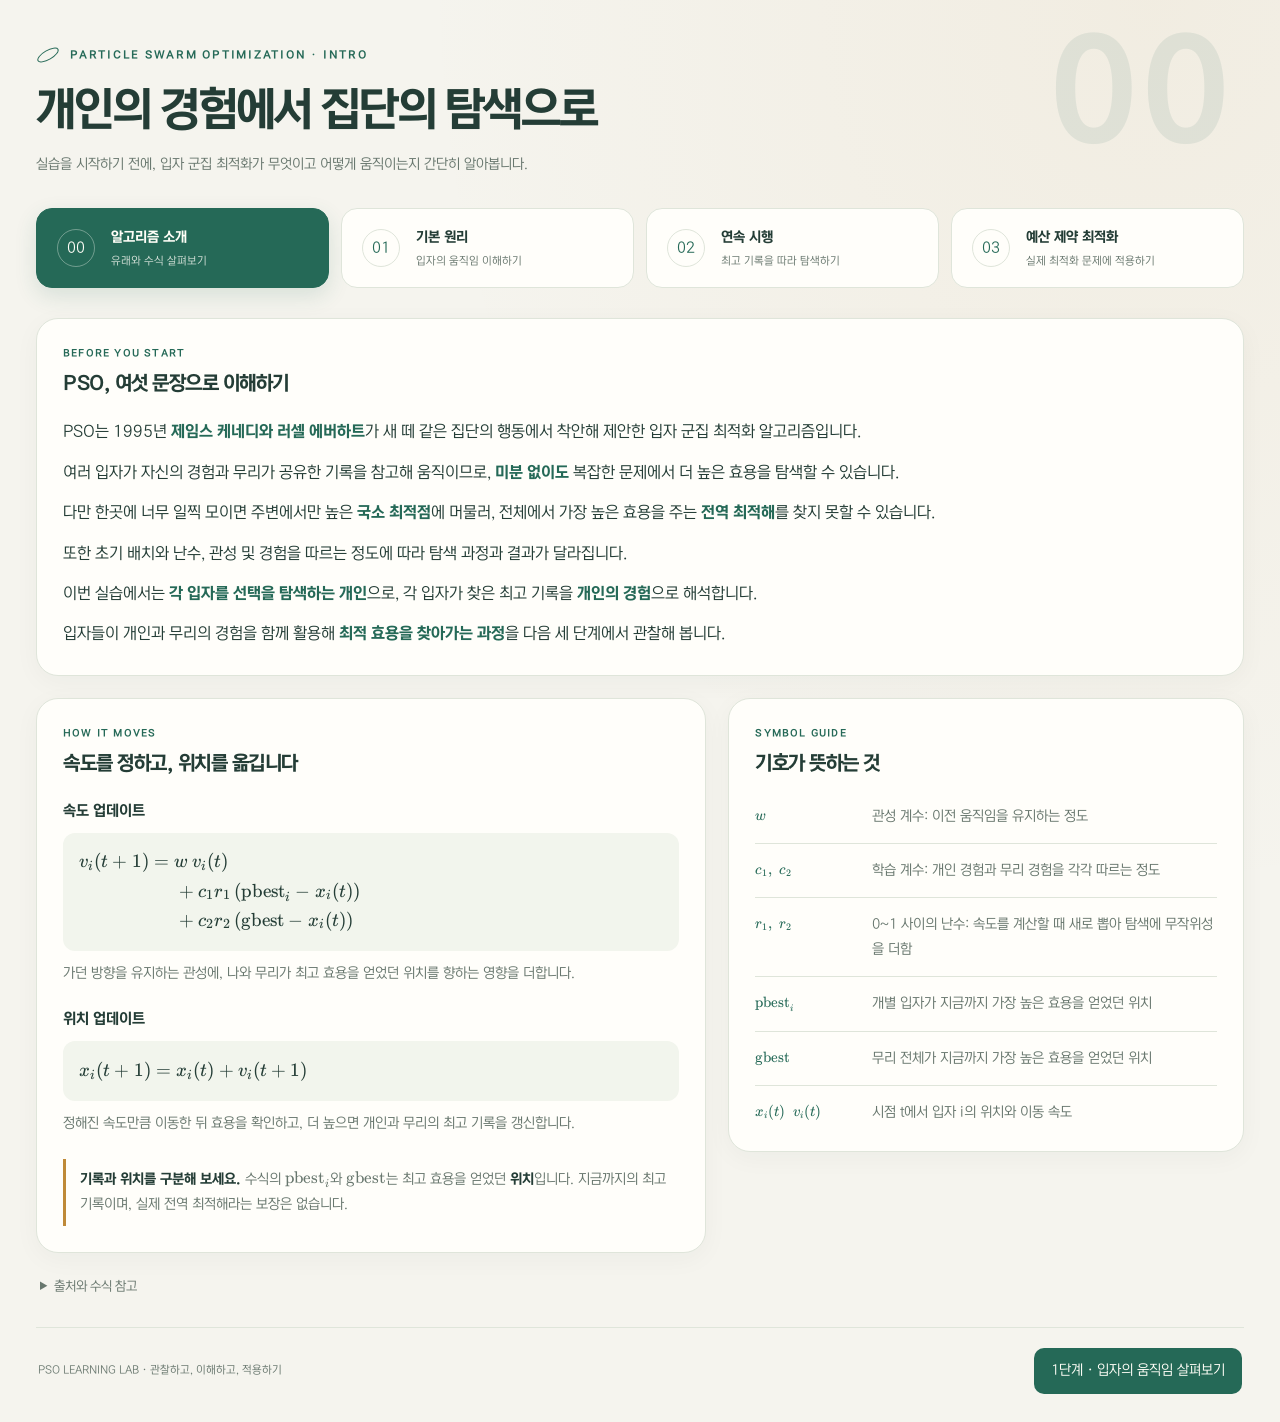
<file: index.html>
<!DOCTYPE html>
<html lang="ko">
<head>
<meta charset="utf-8">
<meta name="viewport" content="width=device-width, initial-scale=1">
<meta name="theme-color" content="#f5f4ee">
<title>PSO 소개 · 개인의 경험에서 집단의 탐색으로</title>
<meta name="description" content="PSO의 유래와 의의, 국소 최적점의 한계와 속도·위치 갱신식을 살펴보고 최적 효용 탐색을 실습합니다.">
<link rel="stylesheet" href="style.css">
<link rel="preload" href="fonts/NEXON-Lv2-Gothic-Regular.otf" as="font" type="font/otf" crossorigin>
<link rel="stylesheet" href="lib/katex/katex.min.css">
<link rel="stylesheet" href="stages.css">
<script defer src="lib/katex/katex.min.js"></script>
<script defer src="intro-math.js"></script>
</head>
<body class="intro-page">
<div class="stage1-wrap">
  <header class="stage1-header" data-stage="00">
    <div class="eyebrow">PARTICLE SWARM OPTIMIZATION · INTRO</div>
    <h1>개인의 경험에서 집단의 탐색으로</h1>
    <p class="lede">실습을 시작하기 전에, 입자 군집 최적화가 무엇이고 어떻게 움직이는지 간단히 알아봅니다.</p>
    <nav class="stage-nav" aria-label="학습 단계">
      <a href="index.html" aria-current="page"><span class="nav-number">00</span><span class="nav-copy">알고리즘 소개<small>유래와 수식 살펴보기</small></span></a>
      <a href="stage1.html"><span class="nav-number">01</span><span class="nav-copy">기본 원리<small>입자의 움직임 이해하기</small></span></a>
      <a href="stage2.html"><span class="nav-number">02</span><span class="nav-copy">연속 시행<small>최고 기록을 따라 탐색하기</small></span></a>
      <a href="stage3.html"><span class="nav-number">03</span><span class="nav-copy">예산 제약 최적화<small>실제 최적화 문제에 적용하기</small></span></a>
    </nav>
  </header>
  <main class="intro-content">
    <section class="s1-card intro-overview" aria-labelledby="introTitle">
      <span class="card-kicker">BEFORE YOU START</span>
      <h2 id="introTitle">PSO, 여섯 문장으로 이해하기</h2>
      <div class="intro-lines">
        <p>PSO는 1995년 <strong>제임스 케네디와 러셀 에버하트</strong>가 새 떼 같은 집단의 행동에서 착안해 제안한 입자 군집 최적화 알고리즘입니다.</p>
        <p>여러 입자가 자신의 경험과 무리가 공유한 기록을 참고해 움직이므로, <strong>미분 없이도</strong> 복잡한 문제에서 더 높은 효용을 탐색할 수 있습니다.</p>
        <p>다만 한곳에 너무 일찍 모이면 주변에서만 높은 <strong>국소 최적점</strong>에 머물러, 전체에서 가장 높은 효용을 주는 <strong>전역 최적해</strong>를 찾지 못할 수 있습니다.</p>
        <p>또한 초기 배치와 난수, 관성 및 경험을 따르는 정도에 따라 탐색 과정과 결과가 달라집니다.</p>
        <p>이번 실습에서는 <strong>각 입자를 선택을 탐색하는 개인</strong>으로, 각 입자가 찾은 최고 기록을 <strong>개인의 경험</strong>으로 해석합니다.</p>
        <p>입자들이 개인과 무리의 경험을 함께 활용해 <strong>최적 효용을 찾아가는 과정</strong>을 다음 세 단계에서 관찰해 봅니다.</p>
      </div>
    </section>
    <div class="intro-detail-grid">
      <section class="s1-card" aria-labelledby="updateTitle">
        <span class="card-kicker">HOW IT MOVES</span>
        <h2 id="updateTitle">속도를 정하고, 위치를 옮깁니다</h2>
        <div class="intro-update">
          <h3>속도 업데이트</h3>
          <div class="intro-equation" data-display-math data-latex="\begin{aligned} v_i(t+1) ={}&amp; w\,v_i(t) \\ &amp; {}+c_1 r_1 \left(\mathrm{pbest}_i-x_i(t)\right) \\ &amp; {}+c_2 r_2 \left(\mathrm{gbest}-x_i(t)\right) \end{aligned}">
            vᵢ(t + 1) = w · vᵢ(t) + c₁ · r₁ · (pbestᵢ − xᵢ(t)) + c₂ · r₂ · (gbest − xᵢ(t))
          </div>
          <p class="intro-equation-note">가던 방향을 유지하는 관성에, 나와 무리가 최고 효용을 얻었던 위치를 향하는 영향을 더합니다.</p>
        </div>
        <div class="intro-update">
          <h3>위치 업데이트</h3>
          <div class="intro-equation" data-display-math data-latex="x_i(t+1)=x_i(t)+v_i(t+1)">
            xᵢ(t + 1) = xᵢ(t) + vᵢ(t + 1)
          </div>
          <p class="intro-equation-note">정해진 속도만큼 이동한 뒤 효용을 확인하고, 더 높으면 개인과 무리의 최고 기록을 갱신합니다.</p>
        </div>
        <p class="intro-position-note"><strong>기록과 위치를 구분해 보세요.</strong> 수식의 <span data-latex="\mathrm{pbest}_i">pbestᵢ</span>와 <span data-latex="\mathrm{gbest}">gbest</span>는 최고 효용을 얻었던 <strong>위치</strong>입니다. 지금까지의 최고 기록이며, 실제 전역 최적해라는 보장은 없습니다.</p>
      </section>
      <section class="s1-card" aria-labelledby="symbolTitle">
        <span class="card-kicker">SYMBOL GUIDE</span>
        <h2 id="symbolTitle">기호가 뜻하는 것</h2>
        <dl class="intro-symbols">
          <div><dt><span data-latex="w">w</span></dt><dd>관성 계수: 이전 움직임을 유지하는 정도</dd></div>
          <div><dt><span data-latex="c_1,\ c_2">c₁, c₂</span></dt><dd>학습 계수: 개인 경험과 무리 경험을 각각 따르는 정도</dd></div>
          <div><dt><span data-latex="r_1,\ r_2">r₁, r₂</span></dt><dd>0~1 사이의 난수: 속도를 계산할 때 새로 뽑아 탐색에 무작위성을 더함</dd></div>
          <div><dt><span data-latex="\mathrm{pbest}_i">pbestᵢ</span></dt><dd>개별 입자가 지금까지 가장 높은 효용을 얻었던 위치</dd></div>
          <div><dt><span data-latex="\mathrm{gbest}">gbest</span></dt><dd>무리 전체가 지금까지 가장 높은 효용을 얻었던 위치</dd></div>
          <div><dt><span data-latex="x_i(t)">xᵢ(t)</span><span data-latex="v_i(t)">vᵢ(t)</span></dt><dd>시점 t에서 입자 i의 위치와 이동 속도</dd></div>
        </dl>
      </section>
    </div>
    <details class="intro-sources">
      <summary>출처와 수식 참고</summary>
      <p>위 식은 관성 계수 <span data-latex="w">w</span>를 포함한 PSO의 갱신식입니다. 알고리즘의 유래·갱신 규칙·특성은 아래 문헌을 참고했습니다.</p>
      <ul>
        <li><a href="https://doi.org/10.1109/ICNN.1995.488968" target="_blank" rel="noopener noreferrer">Kennedy &amp; Eberhart (1995), Particle swarm optimization</a></li>
        <li><a href="https://doi.org/10.1109/ICEC.1998.699146" target="_blank" rel="noopener noreferrer">Shi &amp; Eberhart (1998), A modified particle swarm optimizer</a></li>
        <li><a href="https://doi.org/10.1109/CEC.2001.934374" target="_blank" rel="noopener noreferrer">Eberhart &amp; Shi (2001), Developments, applications and resources</a></li>
        <li><a href="https://pmc.ncbi.nlm.nih.gov/articles/PMC1989676/" target="_blank" rel="noopener noreferrer">Schutte et al. (2004), Parallel global optimization with the particle swarm algorithm</a></li>
      </ul>
    </details>
  </main>
  <footer class="lesson-footer"><span>PSO LEARNING LAB · 관찰하고, 이해하고, 적용하기</span><a class="intro-start" href="stage1.html">1단계 · 입자의 움직임 살펴보기</a></footer>
</div>
</body>
</html>
</file>
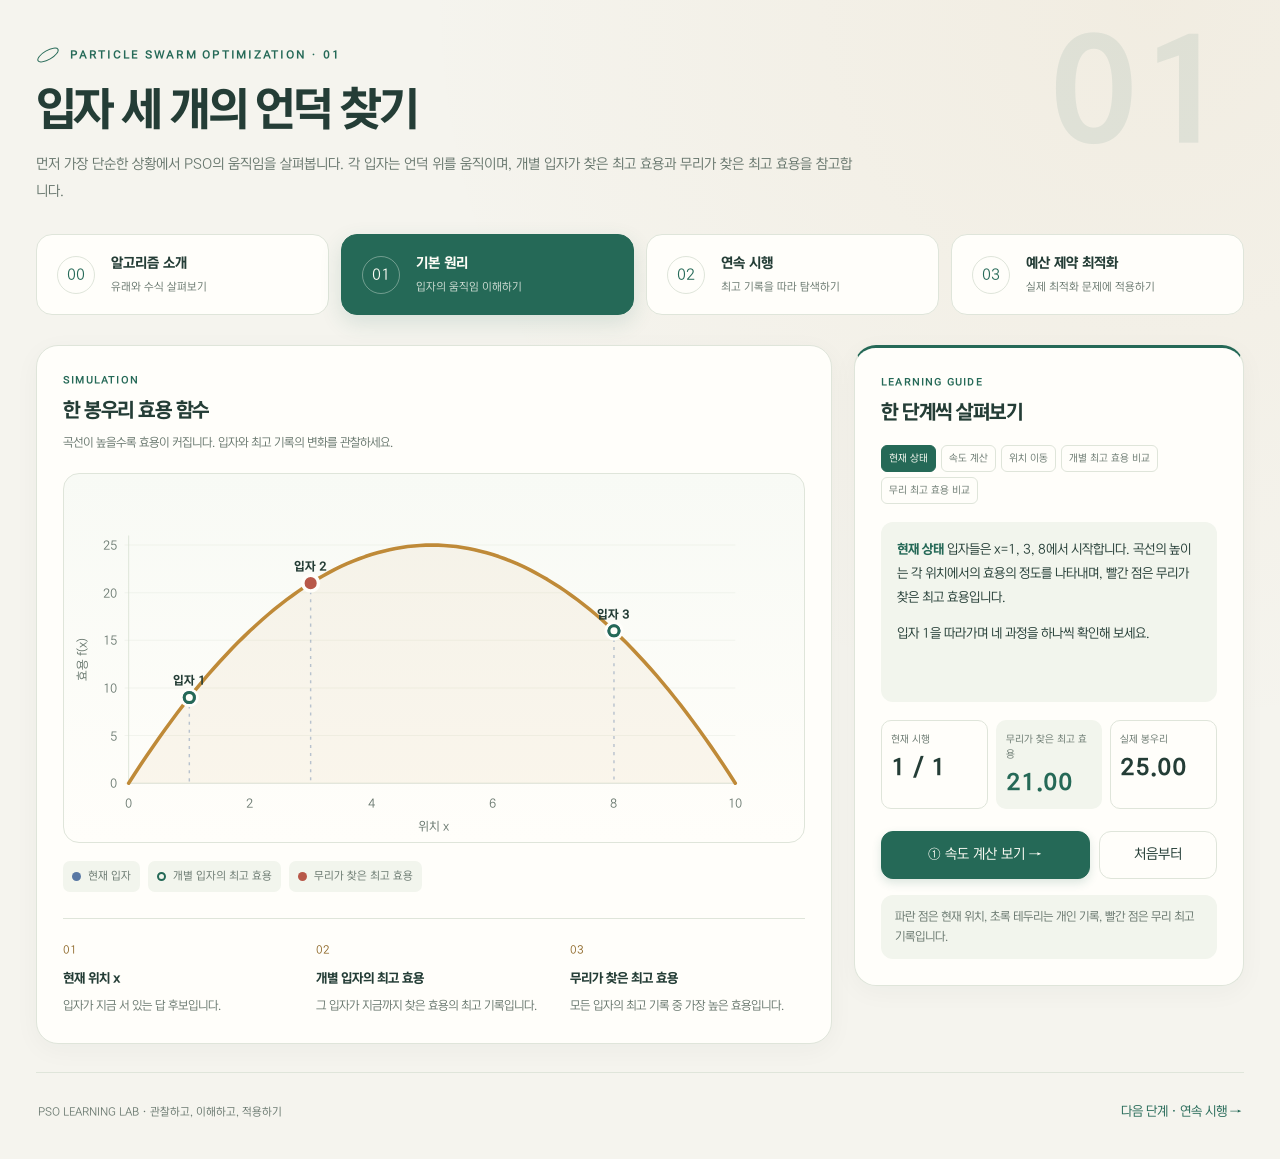
<file: stage1.html>
<!DOCTYPE html>
<html lang="ko">
<head>
<meta charset="utf-8">
<meta name="viewport" content="width=device-width, initial-scale=1">
<meta name="theme-color" content="#f7f8f5">
<title>PSO 1단계 · 입자 세 개의 언덕 찾기</title>
<link rel="stylesheet" href="style.css">
<link rel="preload" href="fonts/NEXON-Lv2-Gothic-Regular.otf" as="font" type="font/otf" crossorigin>
<link rel="stylesheet" href="stages.css">
</head>
<body>
<div class="stage1-wrap">
  <header class="stage1-header" data-stage="01">
    <div class="eyebrow">PARTICLE SWARM OPTIMIZATION · 01</div>
    <h1>입자 세 개의 언덕 찾기</h1>
    <p class="lede">먼저 가장 단순한 상황에서 PSO의 움직임을 살펴봅니다. 각 입자는 언덕 위를 움직이며, 개별 입자가 찾은 최고 효용과 무리가 찾은 최고 효용을 참고합니다.</p>
    <nav class="stage-nav" aria-label="학습 단계"><a href="index.html"><span class="nav-number">00</span><span class="nav-copy">알고리즘 소개<small>유래와 수식 살펴보기</small></span></a><a href="stage1.html" aria-current="page"><span class="nav-number">01</span><span class="nav-copy">기본 원리<small>입자의 움직임 이해하기</small></span></a><a href="stage2.html"><span class="nav-number">02</span><span class="nav-copy">연속 시행<small>최고 기록을 따라 탐색하기</small></span></a><a href="stage3.html"><span class="nav-number">03</span><span class="nav-copy">예산 제약 최적화<small>실제 최적화 문제에 적용하기</small></span></a></nav>
  </header>
  <main class="stage1-grid">
    <section class="s1-card chart-card" aria-labelledby="hillTitle">
      <span class="card-kicker">SIMULATION</span><h2 id="hillTitle">한 봉우리 효용 함수</h2><p class="card-note">곡선이 높을수록 효용이 커집니다. 입자와 최고 기록의 변화를 관찰하세요.</p>
      <div class="plot-wrap"><svg id="hill" viewBox="0 0 720 340" role="img" aria-label="봉우리 모양 효용 곡선과 입자 위치 그래프"></svg></div>
      <div class="plot-legend"><span><i class="key key-current"></i>현재 입자</span><span><i class="key key-pbest"></i>개별 입자의 최고 효용</span><span><i class="key key-gbest"></i>무리가 찾은 최고 효용</span></div>
      <div class="concepts">
        <article><b>현재 위치 x</b>입자가 지금 서 있는 답 후보입니다.</article>
        <article><b>개별 입자의 최고 효용</b>그 입자가 지금까지 찾은 효용의 최고 기록입니다.</article>
        <article><b>무리가 찾은 최고 효용</b>모든 입자의 최고 기록 중 가장 높은 효용입니다.</article>
      </div>
    </section>
    <aside class="s1-card control-card" aria-labelledby="stepTitle">
      <span class="card-kicker">LEARNING GUIDE</span><h2 id="stepTitle">한 단계씩 살펴보기</h2>
      <ol class="progress" id="progress" aria-label="시행 과정"></ol>
      <div class="explain" id="explain" aria-live="polite"></div>
      <div class="values" id="values"></div>
      <div class="actions"><button class="primary" id="next">① 속도 계산 보기 →</button><button id="reset">처음부터</button></div>
      <div class="status" id="status">같은 결과를 따라갈 수 있도록 난수는 고정했습니다. 버튼을 눌러 순서대로 진행하세요.</div>
    </aside>
  </main>
<footer class="lesson-footer"><span>PSO LEARNING LAB · 관찰하고, 이해하고, 적용하기</span><a href="stage2.html">다음 단계 · 연속 시행 →</a></footer></div>
<script src="stage1.js"></script>
</body>
</html>
</file>
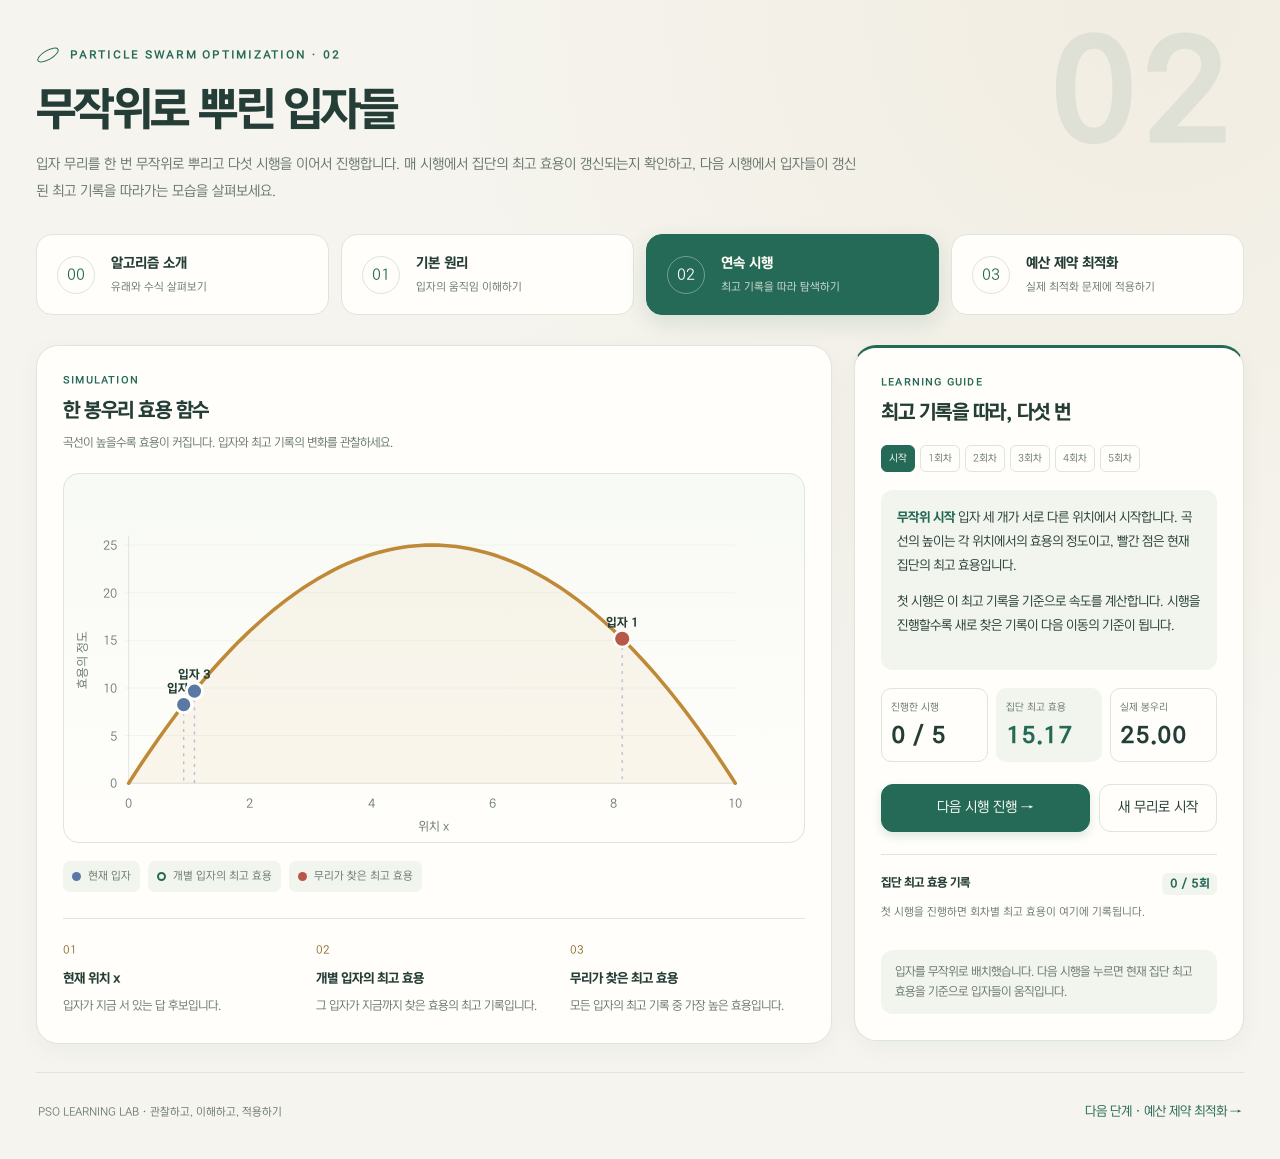
<file: stage2.html>
<!DOCTYPE html>
<html lang="ko">
<head>
<meta charset="utf-8">
<meta name="viewport" content="width=device-width, initial-scale=1">
<meta name="theme-color" content="#f7f8f5">
<title>PSO 2단계 · 무작위로 뿌린 입자들</title>
<link rel="stylesheet" href="style.css">
<link rel="preload" href="fonts/NEXON-Lv2-Gothic-Regular.otf" as="font" type="font/otf" crossorigin>
<link rel="stylesheet" href="stages.css">
</head>
<body>
<div class="stage1-wrap">
  <header class="stage1-header" data-stage="02">
    <div class="eyebrow">PARTICLE SWARM OPTIMIZATION · 02</div>
    <h1>무작위로 뿌린 입자들</h1>
    <p class="lede">입자 무리를 한 번 무작위로 뿌리고 다섯 시행을 이어서 진행합니다. 매 시행에서 집단의 최고 효용이 갱신되는지 확인하고, 다음 시행에서 입자들이 갱신된 최고 기록을 따라가는 모습을 살펴보세요.</p>
    <nav class="stage-nav" aria-label="학습 단계"><a href="index.html"><span class="nav-number">00</span><span class="nav-copy">알고리즘 소개<small>유래와 수식 살펴보기</small></span></a><a href="stage1.html"><span class="nav-number">01</span><span class="nav-copy">기본 원리<small>입자의 움직임 이해하기</small></span></a><a href="stage2.html" aria-current="page"><span class="nav-number">02</span><span class="nav-copy">연속 시행<small>최고 기록을 따라 탐색하기</small></span></a><a href="stage3.html"><span class="nav-number">03</span><span class="nav-copy">예산 제약 최적화<small>실제 최적화 문제에 적용하기</small></span></a></nav>
  </header>
  <main class="stage1-grid">
    <section class="s1-card chart-card" aria-labelledby="hillTitle">
      <span class="card-kicker">SIMULATION</span><h2 id="hillTitle">한 봉우리 효용 함수</h2><p class="card-note">곡선이 높을수록 효용이 커집니다. 입자와 최고 기록의 변화를 관찰하세요.</p>
      <div class="plot-wrap"><svg id="hill" viewBox="0 0 720 340" role="img" aria-label="봉우리 모양 효용 곡선과 입자 위치 그래프"></svg></div>
      <div class="plot-legend"><span><i class="key key-current"></i>현재 입자</span><span><i class="key key-pbest"></i>개별 입자의 최고 효용</span><span><i class="key key-gbest"></i>무리가 찾은 최고 효용</span></div>
      <div class="concepts">
        <article><b>현재 위치 x</b>입자가 지금 서 있는 답 후보입니다.</article>
        <article><b>개별 입자의 최고 효용</b>그 입자가 지금까지 찾은 효용의 최고 기록입니다.</article>
        <article><b>무리가 찾은 최고 효용</b>모든 입자의 최고 기록 중 가장 높은 효용입니다.</article>
      </div>
    </section>
    <aside class="s1-card control-card" aria-labelledby="stepTitle">
      <span class="card-kicker">LEARNING GUIDE</span><h2 id="stepTitle">최고 기록을 따라, 다섯 번</h2>
      <ol class="progress" id="progress" aria-label="시행 과정"></ol>
      <div class="explain" id="explain" aria-live="polite"></div>
      <div class="values" id="values"></div>
      <div class="actions"><button class="primary" id="next">다음 시행 진행 →</button><button id="reset">새 무리로 시작</button></div>
      <div class="trial-card"><div class="trial-top"><span>집단 최고 효용 기록</span><span id="trialCount">0 / 5회</span></div><p id="trialResult">다음 시행에서는 현재 집단 최고 효용 위치를 모든 입자가 참고합니다.</p><ol class="history" id="history"></ol></div>
      <div class="status" id="status">현재 집단 최고 효용을 확인한 뒤 다음 시행을 눌러보세요.</div>
    </aside>
  </main>
<footer class="lesson-footer"><span>PSO LEARNING LAB · 관찰하고, 이해하고, 적용하기</span><a href="stage3.html">다음 단계 · 예산 제약 최적화 →</a></footer></div>
<script src="stage2.js"></script>
</body>
</html>
</file>
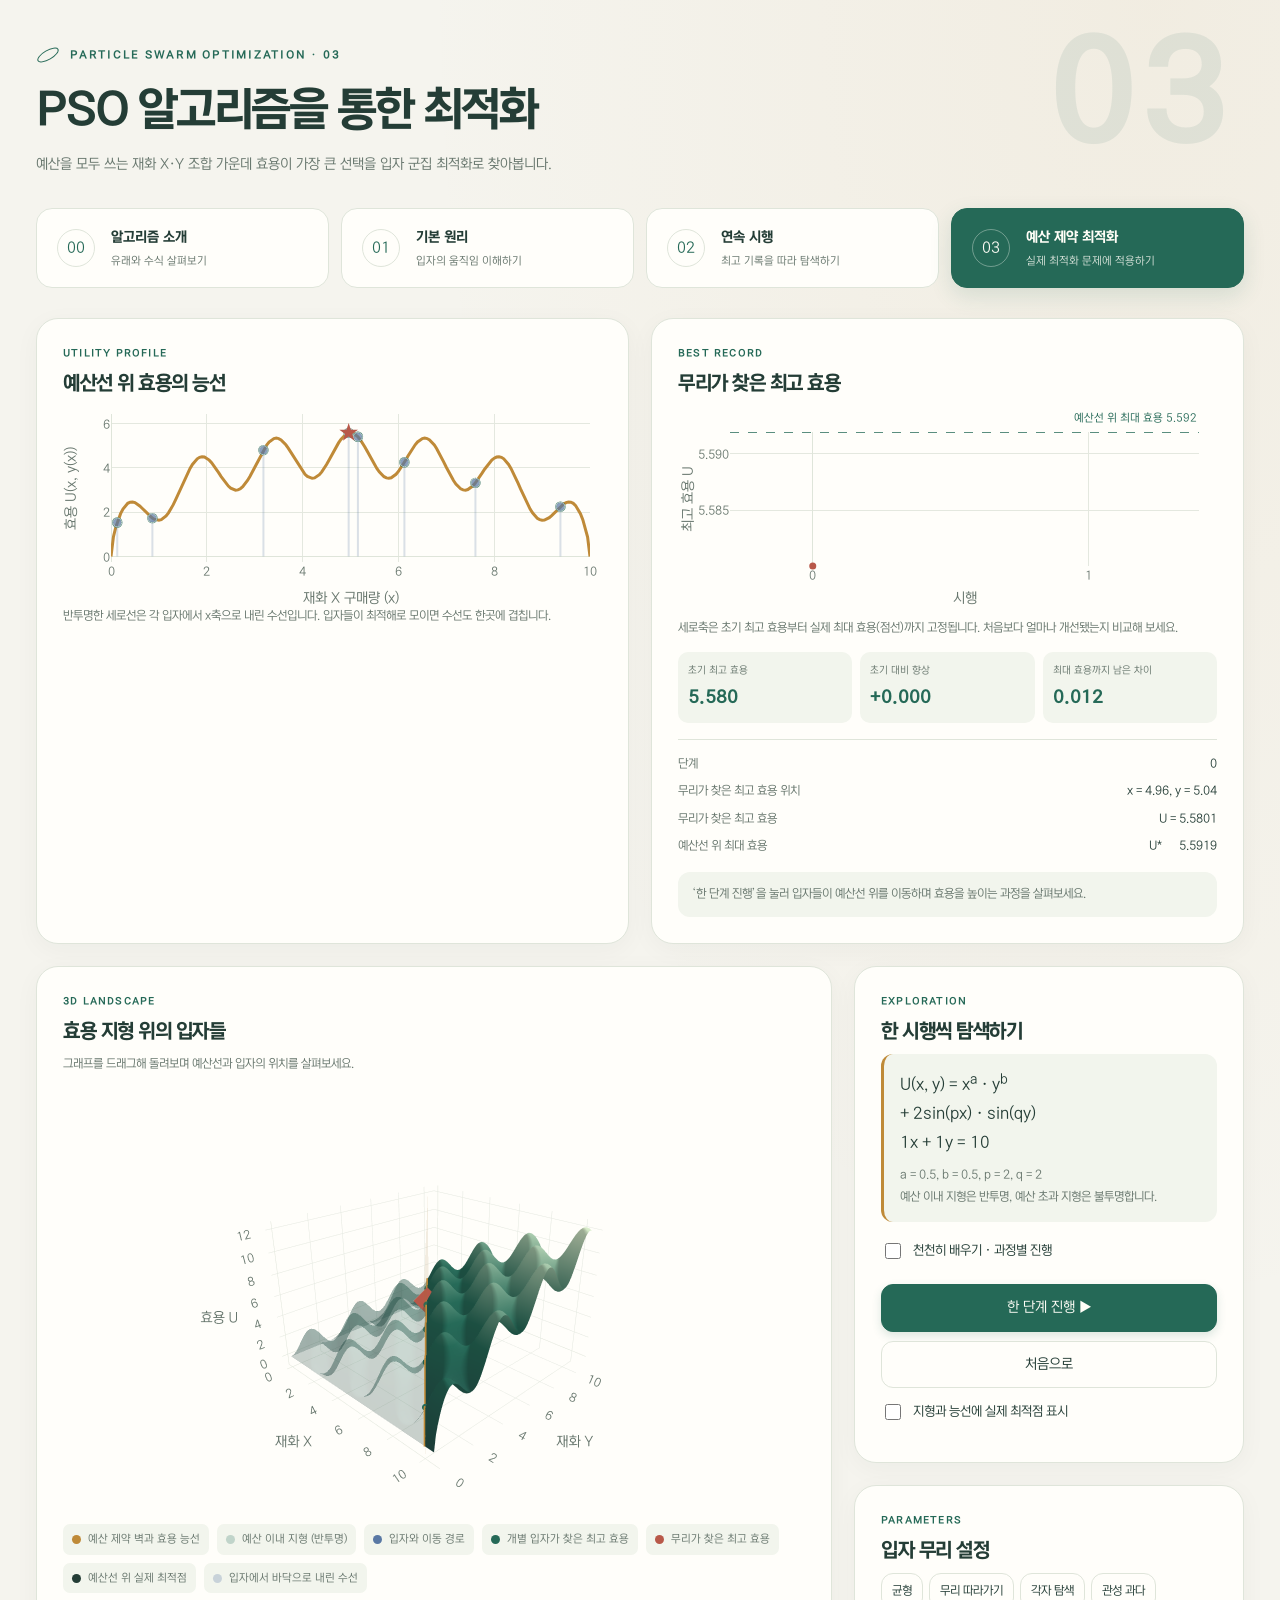
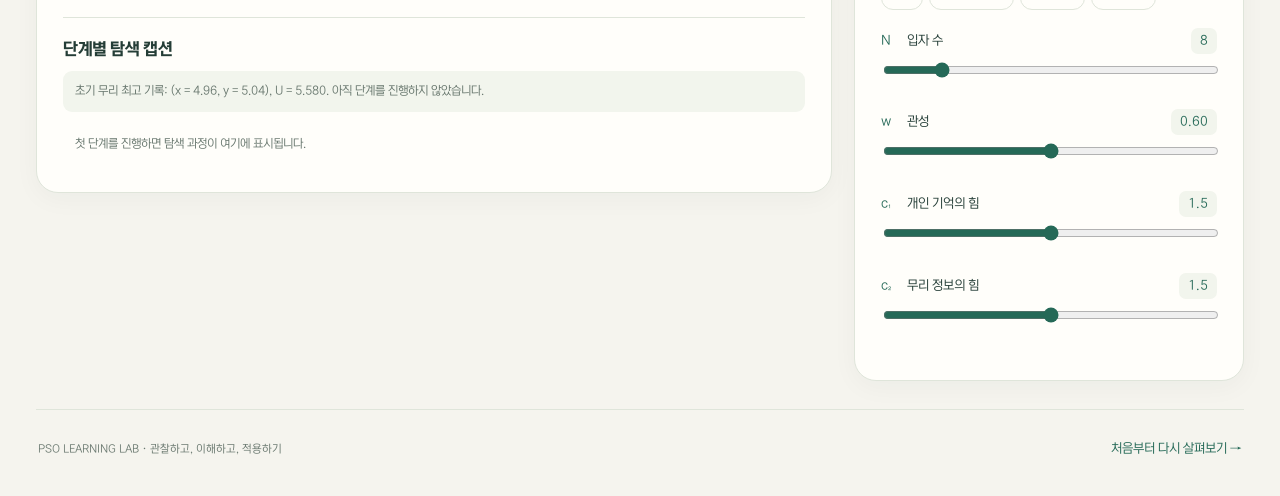
<file: stage3.html>
<!DOCTYPE html>
<html lang="ko">
<head>
<meta charset="utf-8">
<meta name="viewport" content="width=device-width, initial-scale=1, viewport-fit=cover">
<title>PSO 알고리즘을 통한 최적화 | 예산제약 효용 극대화</title>
<script src="lib/plotly.min.js"></script>
<link rel="stylesheet" href="style.css">
<link rel="preload" href="fonts/NEXON-Lv2-Gothic-Regular.otf" as="font" type="font/otf" crossorigin>
<link rel="stylesheet" href="stages.css">
</head>
<body class="stage3-page">
<div class="background-emblem" aria-hidden="true"></div>
<div class="wrap">
  <header data-stage="03">
  <div class="eyebrow">PARTICLE SWARM OPTIMIZATION · 03</div>
  <h1>PSO 알고리즘을 통한 최적화</h1>
  <p class="lede">예산을 모두 쓰는 재화 X·Y 조합 가운데 효용이 가장 큰 선택을 입자 군집 최적화로 찾아봅니다.</p>
  <nav class="stage-nav" aria-label="학습 단계"><a href="index.html"><span class="nav-number">00</span><span class="nav-copy">알고리즘 소개<small>유래와 수식 살펴보기</small></span></a><a href="stage1.html"><span class="nav-number">01</span><span class="nav-copy">기본 원리<small>입자의 움직임 이해하기</small></span></a><a href="stage2.html"><span class="nav-number">02</span><span class="nav-copy">연속 시행<small>최고 기록을 따라 탐색하기</small></span></a><a href="stage3.html" aria-current="page"><span class="nav-number">03</span><span class="nav-copy">예산 제약 최적화<small>실제 최적화 문제에 적용하기</small></span></a></nav>
</header>

<div class="row2">
    <div class="card">
      <span class="card-kicker">UTILITY PROFILE</span><h2>예산선 위 효용의 능선</h2>
      <div id="profile"></div>
      <div class="hint">반투명한 세로선은 각 입자에서 x축으로 내린 수선입니다. 입자들이 최적해로 모이면 수선도 한곳에 겹칩니다.</div>
    </div>
    <div class="card">
      <span class="card-kicker">BEST RECORD</span><h2>무리가 찾은 최고 효용</h2>
      <div id="conv"></div>
      <p class="hint">세로축은 초기 최고 효용부터 실제 최대 효용(점선)까지 고정됩니다. 처음보다 얼마나 개선됐는지 비교해 보세요.</p>
      <div class="conv-summary" id="convSummary" aria-live="polite"></div>
      <dl class="readout" id="readout"></dl>
      <div class="status" id="status">‘한 단계 진행’을 눌러 입자들이 예산선 위를 이동하며 효용을 높이는 과정을 살펴보세요.</div>
    </div>
  </div>

  <div class="grid">
    <div class="stage">
      <span class="card-kicker">3D LANDSCAPE</span><h2>효용 지형 위의 입자들</h2>
      <p class="card-note">그래프를 드래그해 돌려보며 예산선과 입자의 위치를 살펴보세요.</p>
      <div id="landscape"><div class="loading">3차원 효용 지형과 입자 무리를 불러오는 중입니다.</div></div>
      <div class="legend">
        <span><i style="background:var(--amber)"></i>예산 제약 벽과 효용 능선</span>
        <span><i style="background:var(--teal);opacity:0.24"></i>예산 이내 지형 (반투명)</span>
        <span><i style="background:var(--indigo)"></i>입자와 이동 경로</span>
        <span><i style="background:var(--teal)"></i>개별 입자가 찾은 최고 효용</span>
        <span><i style="background:var(--crimson)"></i>무리가 찾은 최고 효용</span>
        <span><i style="background:var(--ink)"></i>예산선 위 실제 최적점</span>
        <span><i style="background:var(--indigo);opacity:0.28"></i>입자에서 바닥으로 내린 수선</span>
      </div>
      <section class="iteration-log-section" aria-labelledby="iterationLogTitle">
        <h2 id="iterationLogTitle">단계별 탐색 캡션</h2>
        <div class="learning-explanation" id="learningExplanation" hidden aria-live="polite"></div>
        <div class="iteration-summary" id="iterationSummary"></div>
        <ol class="iteration-log" id="iterationLog">
          <li class="iteration-empty">한 단계 진행을 누르면 입자의 이동과 무리 최고 효용의 변화가 표시됩니다.</li>
        </ol>
      </section>
    </div>

    <div class="panel">
      <div class="card">
        <span class="card-kicker">EXPLORATION</span><h2>한 시행씩 탐색하기</h2>
        <div class="formula" id="formula"></div>
        <label class="check"><input type="checkbox" id="chkSlow"> 천천히 배우기 · 과정별 진행</label>
        <label class="focus-select" id="focusLabel" hidden>계산을 살펴볼 점 <select id="focusParticle" aria-label="계산을 살펴볼 입자"></select></label>
        <div class="actions">
          <button class="primary wide" id="btnStep">한 단계 진행 ▶</button>
          <button id="btnReset">처음으로</button>
        </div>
        <label class="check"><input type="checkbox" id="chkTruth"> 지형과 능선에 실제 최적점 표시</label>
      </div>

      <div class="card">
        <span class="card-kicker">PARAMETERS</span><h2>입자 무리 설정</h2>
        <div class="presets" id="psoPresets"></div>
        <div id="psoCtrls"></div>
      </div>
    </div>
  </div>
<footer class="lesson-footer"><span>PSO LEARNING LAB · 관찰하고, 이해하고, 적용하기</span><a href="index.html">처음부터 다시 살펴보기 →</a></footer>
</div>
<script src="app.js"></script>
</body>
</html>
</file>
<file: style.css>
@font-face{font-family:"NEXON Lv2 Gothic OTF";src:url("fonts/NEXON-Lv2-Gothic-Light.otf") format("opentype");font-style:normal;font-weight:300;font-display:swap}
@font-face{font-family:"NEXON Lv2 Gothic OTF";src:url("fonts/NEXON-Lv2-Gothic-Regular.otf") format("opentype");font-style:normal;font-weight:400;font-display:swap}
@font-face{font-family:"NEXON Lv2 Gothic OTF";src:url("fonts/NEXON-Lv2-Gothic-Medium.otf") format("opentype");font-style:normal;font-weight:500 600;font-display:swap}
@font-face{font-family:"NEXON Lv2 Gothic OTF";src:url("fonts/NEXON-Lv2-Gothic-Bold.otf") format("opentype");font-style:normal;font-weight:700 900;font-display:swap}
:root{
  color-scheme:light;
  --bg:#f5f4ee;--panel:#fffefa;--ink:#243d36;--muted:#68776e;--line:#dfe5da;
  --teal:#256957;--low:#244d48;--high:#d6e9c8;--amber:#bf8a38;--amber-ink:#89611f;
  --indigo:#5978a4;--crimson:#b85849;--grid:#e4e8df;
  --soft:#f2f5ed;--plot:#f8faf5;--on-accent:#fffef7;
  --shadow:0 6px 26px rgb(32 60 43 / 4%);--shadow-hover:0 10px 28px rgb(32 60 43 / 9%);
  --font:"NEXON Lv2 Gothic OTF","넥슨Lv2고딕 OTF",sans-serif;
}
@media(prefers-color-scheme:dark){
  :root:not([data-theme="light"]){
    color-scheme:dark;--bg:#17221e;--panel:#202e27;--ink:#edf0df;--muted:#acb9ad;--line:#38493c;
    --teal:#a4d3b0;--low:#284e43;--high:#d9e8b6;--amber:#d9b26e;--amber-ink:#e0c593;
    --indigo:#a0b9e0;--crimson:#ef9a83;--grid:#3b4b3f;--soft:#29382d;--plot:#1d2a23;--on-accent:#172b21;
  }
}
:root[data-theme="dark"]{
  color-scheme:dark;--bg:#17221e;--panel:#202e27;--ink:#edf0df;--muted:#acb9ad;--line:#38493c;
  --teal:#a4d3b0;--low:#284e43;--high:#d9e8b6;--amber:#d9b26e;--amber-ink:#e0c593;
  --indigo:#a0b9e0;--crimson:#ef9a83;--grid:#3b4b3f;--soft:#29382d;--plot:#1d2a23;--on-accent:#172b21;
}
*{box-sizing:border-box}
body{font-family:var(--font)}
body{margin:0;background:radial-gradient(ellipse at 90% 0%,color-mix(in srgb,var(--amber) 7%,transparent),transparent 45%),var(--bg);color:var(--ink);font-size:15px;line-height:1.7;-webkit-font-smoothing:antialiased}
button,input,select{font:inherit}
button,a,input,select{-webkit-tap-highlight-color:transparent}
a{color:var(--teal)}
button{border:1px solid var(--line);border-radius:12px;background:var(--panel);color:var(--ink);padding:11px 15px;font-size:14px;cursor:pointer;transition:background .18s,border-color .18s,box-shadow .18s,transform .18s}
button:hover:not(:disabled){background:var(--soft);border-color:var(--teal);transform:translateY(-1px)}
button.primary{background:var(--teal);color:var(--on-accent);border-color:var(--teal);box-shadow:0 4px 10px color-mix(in srgb,var(--teal) 16%,transparent)}
button.primary:hover:not(:disabled){background:color-mix(in srgb,var(--teal) 90%,var(--ink))}
button:disabled,input:disabled,select:disabled{cursor:default;opacity:.55}
:is(a,button,input,select):focus-visible{outline:3px solid var(--amber);outline-offset:4px}
input[type=range]{width:100%;accent-color:var(--teal);min-height:28px;cursor:pointer}
input[type=checkbox]{accent-color:var(--teal);width:16px;height:16px;flex:none}
[hidden]{display:none!important}
.background-emblem{display:none}
.hint{font-size:12px;color:var(--muted);line-height:1.65}
.status{padding:12px 14px;background:var(--soft);color:var(--muted);font-size:12px;border-radius:12px;margin-top:16px;line-height:1.7}
.status.warn{background:color-mix(in srgb,var(--crimson) 12%,var(--panel))}
.loading{padding:48px;color:var(--muted)}
.actions{display:flex;gap:9px;margin-top:22px}
.actions .primary{flex:1}
.actions button{min-height:46px}
.formula{background:var(--soft);border-radius:12px;border-left:3px solid var(--amber);padding:14px 16px;font-size:16px;line-height:1.8;margin-bottom:18px;overflow-wrap:anywhere}
.formula small{display:block;font-size:12px;color:var(--muted);margin-top:8px}
.focus-select{display:flex;align-items:center;flex-wrap:wrap;gap:8px;font-size:13px;margin:12px 0}
.focus-select select{padding:7px 10px;border:1px solid var(--line);border-radius:9px;background:var(--panel);color:var(--ink)}
.check{display:flex;gap:9px;align-items:center;font-size:13px;cursor:pointer;margin:13px 0}
.presets{display:flex;gap:6px;flex-wrap:wrap;margin-bottom:18px}
.presets button{padding:7px 10px;font-size:12px}
.ctrl{margin:17px 0}
.ctrl .top{display:flex;align-items:center;justify-content:space-between;gap:12px;font-size:13px}
.ctrl output{padding:2px 9px;border-radius:7px;background:var(--soft);color:var(--teal);font-variant-numeric:tabular-nums}
.sym{display:inline-block;min-width:2em;color:var(--teal)}
.readout{display:grid;grid-template-columns:auto minmax(0,1fr);gap:7px 12px;font-size:12px;margin:16px 0 0;border-top:1px solid var(--line);padding-top:14px}
.readout dt{color:var(--muted)}.readout dd{margin:0;text-align:right;font-variant-numeric:tabular-nums}
.learning-explanation{padding:16px;border:1px solid var(--line);background:var(--soft);border-radius:12px;margin:12px 0;font-size:13px;line-height:1.8}
.learning-explanation p{margin:10px 0 0}
.learning-phases{display:flex;flex-wrap:wrap;list-style:none;padding:0;margin:0;gap:6px}
.learning-phases li{padding:4px 8px;border-radius:6px;font-size:11px;color:var(--muted)}
.learning-phases li.active{background:var(--teal);color:var(--on-accent)}
.iteration-log-section{margin-top:24px;padding-top:20px;border-top:1px solid var(--line)}
.iteration-summary{font-size:12px;color:var(--muted);padding:10px 12px;background:var(--soft);border-radius:9px}
.iteration-log{list-style:none;padding:0;margin:10px 0 0;display:grid;gap:8px;max-height:240px;overflow:auto}
.iteration-entry{display:flex;align-items:baseline;gap:12px;border:1px solid var(--line);border-radius:10px;padding:10px 12px;font-size:12px}
.iteration-entry p{margin:0}.iteration-number{white-space:nowrap;color:var(--teal)}
.iteration-entry.is-improved{border-left:3px solid var(--teal)}
.iteration-empty{font-size:12px;padding:12px;color:var(--muted)}
@media(prefers-reduced-motion:reduce){*,*::before,*::after{transition:none!important;scroll-behavior:auto!important}}
</file>
<file: stages.css>
/* Shared lesson layout: all three stages use the same visual language. */
.stage1-wrap,.wrap{max-width:1420px;margin:0 auto;padding:42px 36px 28px}
header,.stage1-header{position:relative;display:block;text-align:left;margin:0 0 30px;padding-top:4px}
header::after{content:attr(data-stage);position:absolute;right:12px;top:-20px;font-size:144px;font-weight:700;line-height:1;color:color-mix(in srgb,var(--teal) 9%,transparent);pointer-events:none}
.eyebrow{display:flex;align-items:center;gap:10px;color:var(--teal);font-size:11px;letter-spacing:.16em;font-weight:700}
.eyebrow::before{content:"";width:22px;height:8px;border:1px solid var(--teal);border-radius:50%;transform:rotate(-30deg)}
h1{font-size:clamp(32px,3.6vw,52px);line-height:1.25;letter-spacing:-.045em;font-weight:700;margin:17px 0 12px;max-width:calc(100% - 160px)}
.lede{max-width:820px;color:var(--muted);font-size:14px;line-height:1.9;margin:0}
.stage-nav{display:grid;grid-template-columns:repeat(4,minmax(0,1fr));gap:12px;margin-top:30px}
.stage-nav>a{display:flex;align-items:center;gap:16px;position:relative;text-decoration:none;background:var(--panel);color:var(--ink);border:1px solid var(--line);border-radius:16px;padding:17px 20px;transition:transform .18s,border-color .18s,box-shadow .18s}
.stage-nav>a:hover{transform:translateY(-2px);border-color:var(--teal);box-shadow:var(--shadow-hover)}
.nav-number{display:grid;place-items:center;flex:none;width:38px;height:38px;border:1px solid var(--line);border-radius:50%;font-size:15px;color:var(--teal)}
.nav-copy{display:grid;gap:2px;font-size:14px;font-weight:700}
.nav-copy small{font-size:11px;font-weight:400;color:var(--muted)}
.stage-nav [aria-current=page]{background:var(--teal);color:var(--on-accent);border-color:var(--teal);box-shadow:0 8px 22px color-mix(in srgb,var(--teal) 14%,transparent)}
.stage-nav [aria-current=page] .nav-number{color:var(--on-accent);border-color:color-mix(in srgb,var(--on-accent) 35%,transparent)}
.stage-nav [aria-current=page] small{color:color-mix(in srgb,var(--on-accent) 80%,transparent)}
.stage1-grid,.stage3-page .grid{display:grid;grid-template-columns:minmax(0,1fr) 390px;gap:22px;align-items:start}
.s1-card,.card,.stage{min-width:0;background:var(--panel);border:1px solid var(--line);border-radius:22px;padding:26px;box-shadow:var(--shadow)}
.card-kicker{display:block;color:var(--teal);letter-spacing:.12em;font-size:10px;font-weight:700;margin-bottom:7px}
.s1-card h2,.card h2,.stage h2{font-size:20px;line-height:1.45;letter-spacing:-.025em;font-weight:700;margin:0 0 8px}
.card-note{margin:0;color:var(--muted);font-size:12px}
.plot-wrap{width:100%;overflow:hidden;margin:20px 0 18px;background:linear-gradient(180deg,var(--plot),var(--panel));border:1px solid var(--line);border-radius:16px;padding:14px 6px 10px}
#hill{display:block;width:100%;height:auto;min-height:0}
.axis{stroke:var(--line);stroke-width:1}
.curve{fill:none;stroke:var(--amber);stroke-width:3.5;stroke-linecap:round;stroke-linejoin:round}
.curve-area{fill:color-mix(in srgb,var(--amber) 7%,transparent)}
.tick{font-size:12px;fill:var(--muted)}
.marker-line{stroke-width:1.4;stroke-dasharray:3 5;opacity:.4}
.particle-dot{stroke:var(--panel);stroke-width:3}
.pbest-dot{fill:var(--panel);stroke:var(--teal);stroke-width:3}
.gbest-dot{fill:var(--crimson);stroke:var(--panel);stroke-width:2}
.particle-label{font-size:12px;font-weight:700;fill:var(--ink)}
.plot-legend,.legend{position:static;display:flex;flex-wrap:wrap;gap:8px;font-size:11px;color:var(--muted)}
.plot-legend span,.legend span{display:inline-flex;align-items:center;gap:7px;background:var(--soft);border-radius:7px;padding:6px 9px}
.key,.legend i{display:inline-block;width:9px;height:9px;border-radius:50%;flex:none}
.key-current{background:var(--indigo)}.key-pbest{border:2px solid var(--teal)}.key-gbest{background:var(--crimson)}
.concepts{counter-reset:concept;display:grid;grid-template-columns:repeat(3,minmax(0,1fr));gap:18px;margin-top:26px;padding-top:22px;border-top:1px solid var(--line)}
.concepts article{counter-increment:concept;font-size:12px;line-height:1.8;color:var(--muted)}
.concepts article::before{content:"0" counter(concept);display:block;font-size:11px;color:var(--amber-ink);margin-bottom:8px}
.concepts b{display:block;font-size:13px;line-height:1.6;color:var(--ink);margin-bottom:6px}
.control-card{border-top:3px solid var(--teal)}
.progress{display:flex;flex-wrap:wrap;gap:5px;list-style:none;padding:0;margin:18px 0}
.progress li{border:1px solid var(--line);border-radius:6px;padding:4px 7px;font-size:10px;color:var(--muted)}
.progress li.active{background:var(--teal);border-color:var(--teal);color:var(--on-accent)}
.explain{font-size:13px;line-height:1.85;padding:16px;background:var(--soft);border-radius:12px;min-height:180px}
.explain p{margin:0 0 12px}.explain p:last-child{margin-bottom:0}
.explain strong{color:var(--teal)}
.values{display:grid;grid-template-columns:repeat(3,minmax(0,1fr));gap:8px;margin:18px 0 0}
.value{font-size:10px;color:var(--muted);padding:11px 9px;border:1px solid var(--line);border-radius:10px;line-height:1.5}
.value b{display:block;margin-top:6px;color:var(--ink);font-size:23px;line-height:1.25;font-variant-numeric:tabular-nums}
.value:nth-child(2){background:var(--soft);border-color:transparent}.value:nth-child(2) b{color:var(--teal)}
.control-card .actions{flex-wrap:wrap}.control-card .actions .primary{flex:1 1 180px}.control-card .actions button:not(.primary){flex:1 1 90px}
.trial-card{margin-top:22px;padding-top:18px;border-top:1px solid var(--line);font-size:12px}
.trial-top{display:flex;justify-content:space-between;gap:10px;font-weight:700}
#trialCount{color:var(--teal);padding:1px 8px;border-radius:6px;background:var(--soft)}
.trial-card p{color:var(--muted);font-size:11px;margin:8px 0}
.history{list-style:none;padding:0;margin:12px 0 0;display:grid;gap:7px;max-height:230px;overflow:auto}
.history li{padding:9px 11px;border:1px solid var(--line);border-radius:8px;font-size:11px}
.history li.updated{border-left:3px solid var(--teal);background:var(--soft)}
.lesson-footer{display:flex;align-items:center;justify-content:space-between;gap:15px;flex-wrap:wrap;margin-top:28px;padding:20px 2px 0;border-top:1px solid var(--line);color:var(--muted);font-size:11px}
.lesson-footer a{text-decoration:none;font-size:13px;padding:8px 0}
.stage3-page .row2{display:grid;grid-template-columns:1fr 1fr;gap:22px;margin-bottom:22px}
.stage3-page .panel{display:grid;gap:22px}
.stage3-page #landscape{width:100%;height:450px;min-height:300px}
.stage3-page #profile,.stage3-page #conv{width:100%;height:200px}
.conv-summary{display:grid;grid-template-columns:repeat(3,minmax(0,1fr));gap:8px;margin-top:14px}
.conv-summary>div{padding:10px;background:var(--soft);border-radius:10px}
.conv-summary span{display:block;font-size:10px;line-height:1.6;color:var(--muted)}
.conv-summary strong{display:block;margin-top:4px;color:var(--teal);font-size:18px;font-weight:700;font-variant-numeric:tabular-nums}
.stage3-page .stage{overflow:hidden}
.stage3-page .iteration-log-section h2{font-size:17px}
.stage3-page .panel .actions{display:grid;grid-template-columns:1fr}
.stage3-page .panel .actions .wide{grid-column:1/-1}
.intro-content{display:grid;gap:22px}
.intro-lines{display:grid;gap:10px;margin-top:18px;font-size:16px;line-height:1.9;word-break:keep-all;overflow-wrap:break-word}
.intro-lines p{margin:0}.intro-lines strong{font-weight:700;color:var(--teal)}
.intro-detail-grid{display:grid;grid-template-columns:minmax(0,1.3fr) minmax(0,1fr);gap:22px;align-items:start}
.intro-update{margin-top:20px}.intro-update h3{font-size:15px;font-weight:700;margin:0 0 10px}
.intro-equation{display:block;overflow-x:auto;background:var(--soft);border-radius:12px;padding:18px 16px;font-size:16px;line-height:1.9}
.intro-equation .katex-display{margin:0;text-align:left}
.intro-equation .katex-display>.katex{width:max-content;min-width:100%;text-align:left}
.intro-equation-note{font-size:14px;color:var(--muted);line-height:1.8;margin:10px 0 0}
.intro-position-note{font-size:14px;color:var(--muted);border-left:3px solid var(--amber);padding:8px 0 8px 14px;margin:22px 0 0;line-height:1.85}
.intro-position-note strong{color:var(--ink)}
.intro-symbols{display:grid;gap:0;margin:12px 0 0}
.intro-symbols>div{display:grid;grid-template-columns:105px minmax(0,1fr);gap:12px;padding:14px 0;border-bottom:1px solid var(--line);font-size:14px;line-height:1.8}
.intro-symbols>div:last-child{border-bottom:0;padding-bottom:0}
.intro-symbols dt{display:flex;flex-wrap:wrap;align-items:baseline;gap:4px 8px;color:var(--teal);font-weight:700}.intro-symbols dd{margin:0;color:var(--muted)}
.intro-symbols .katex{font-size:1.05em}
.intro-sources{padding:0 4px;color:var(--muted);font-size:13px;line-height:1.8}
.intro-sources summary{cursor:pointer;width:fit-content}.intro-sources p{margin:12px 0 8px}.intro-sources ul{padding-left:20px;margin:0}
.lesson-footer .intro-start{padding:11px 17px;border-radius:10px;background:var(--teal);color:var(--on-accent);font-size:14px}
@media(max-width:1050px){.stage-nav{grid-template-columns:repeat(2,minmax(0,1fr))}}
@media(max-width:900px){.intro-detail-grid{grid-template-columns:1fr}}
@media(max-width:600px){.intro-lines{font-size:16px;gap:14px}.intro-symbols>div{grid-template-columns:100px minmax(0,1fr);gap:8px}.intro-equation{font-size:14px;padding:12px}.intro-detail-grid,.intro-content{gap:16px}}
@media(min-width:1440px){.stage1-grid{grid-template-columns:minmax(0,1fr) 420px}}
@media(max-width:1050px){.stage1-wrap,.wrap{padding:30px 24px}.stage1-grid,.stage3-page .grid{grid-template-columns:minmax(0,1fr) 350px;gap:16px}.s1-card,.card,.stage{padding:20px}.stage-nav>a{padding:14px;gap:10px}.concepts{gap:10px}}
@media(max-width:900px){.stage1-wrap,.wrap{max-width:800px}.stage1-grid,.stage3-page .grid{grid-template-columns:1fr}.stage3-page .row2{gap:16px}.explain{min-height:0}.stage3-page .panel{grid-template-columns:1fr 1fr;gap:16px}.nav-copy small{display:none}.stage3-page #profile,.stage3-page #conv{height:180px}}
@media(max-width:600px){.stage1-wrap,.wrap{padding:24px 14px}.eyebrow{font-size:9px;letter-spacing:.1em}header::after{display:none}h1{max-width:none;font-size:32px}.lede{font-size:13px}.stage-nav{gap:7px;margin-top:24px}.stage-nav>a{flex-direction:column;align-items:flex-start;gap:9px;padding:12px 10px;border-radius:13px}.nav-number{width:28px;height:28px;font-size:12px}.nav-copy{font-size:12px}.s1-card,.card,.stage{padding:19px 16px;border-radius:17px}.s1-card h2,.card h2,.stage h2{font-size:19px}.plot-wrap{padding:10px 0;margin:16px 0}.concepts{grid-template-columns:1fr;gap:14px}.concepts article{position:relative;padding-left:32px}.concepts article::before{position:absolute;left:0;top:1px}.concepts b{margin-bottom:3px}.stage3-page .row2,.stage3-page .panel{grid-template-columns:1fr}.stage3-page #landscape{height:350px}.readout{font-size:11px;grid-template-columns:minmax(0,1fr) minmax(0,1fr)}.lesson-footer{margin-top:22px}.plot-legend,.legend{font-size:10px}}
</file>
